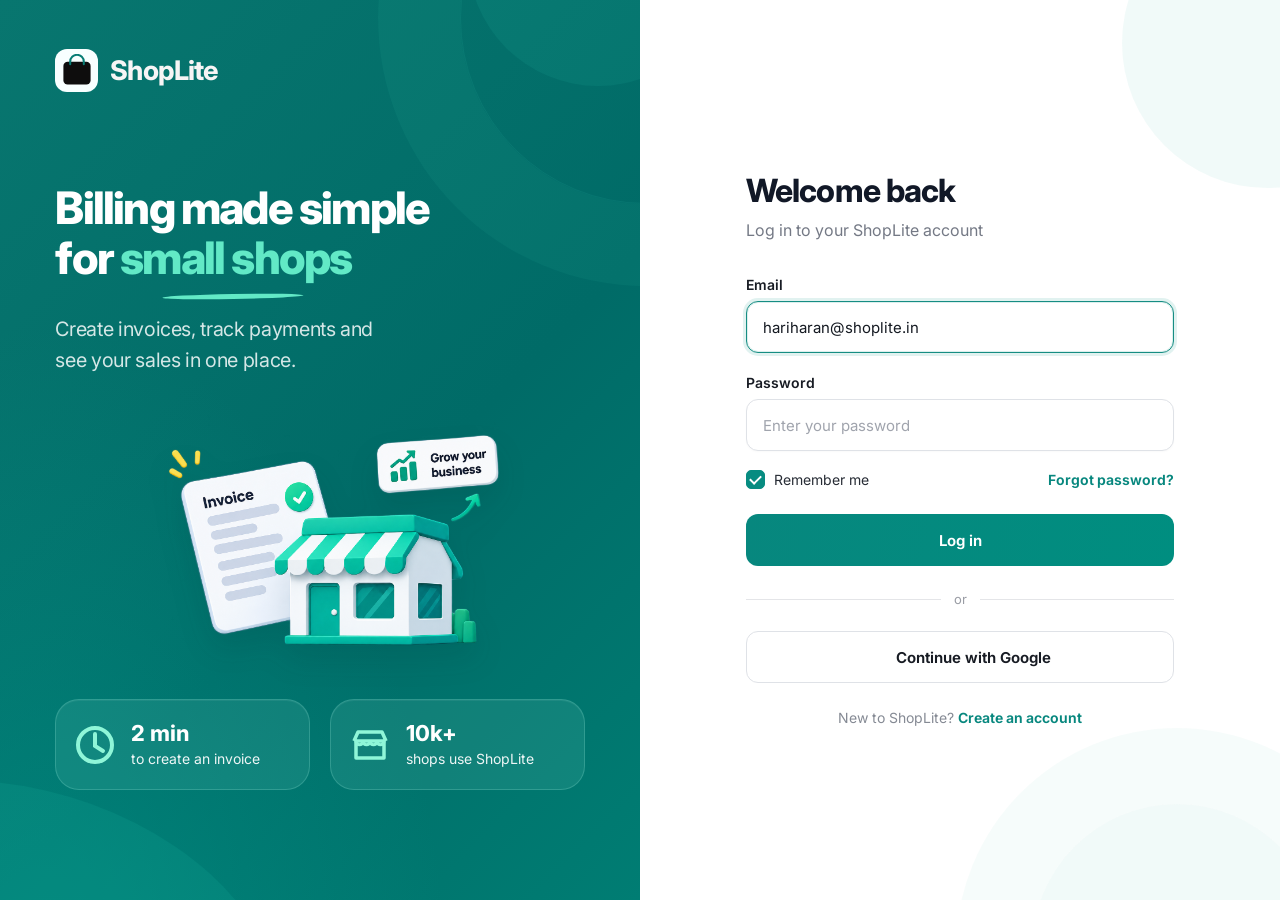
<file: index.html>
<!DOCTYPE html>
<html lang="en">
<head>
  <meta charset="UTF-8">
  <meta name="viewport" content="width=device-width, initial-scale=1.0">
  <title>ShopLite - Login</title>
  <link rel="stylesheet" href="login_screen.css">
</head>
<body>

  <main class="login-page">

    <!-- LEFT BRAND SECTION -->
    <section class="brand-panel">

      <div class="shape shape-top"></div>
      <div class="shape shape-bottom"></div>

      <a class="brand" href="#">
        <span class="brand-mark">
          <svg viewBox="0 0 40 40">
            <rect x="4" y="9" width="32" height="27" rx="5" fill="currentColor"/>
            <path d="M12 12V9a8 8 0 0 1 16 0v3"
              fill="none" stroke="#087d75"
              stroke-width="2.4" stroke-linecap="round"/>
          </svg>
        </span>
        <span>ShopLite</span>
      </a>

      <div class="brand-copy">
        <h1>
          Billing made simple<br>
          for <span>small shops</span>
        </h1>

        <p>
          Create invoices, track payments and<br class="desktop-break">
          see your sales in one place.
        </p>
      </div>

      <div class="illustration-wrap">
        <img
          src="Invoice Shop Growth Illustration.png"
          alt="Shop growth illustration"
          class="shop-illustration"
        >
      </div>

      <div class="stats">

        <div class="stat-card">
          <svg viewBox="0 0 42 42">
            <circle cx="21" cy="21" r="17"
              fill="none" stroke="currentColor" stroke-width="4"/>
            <path d="M21 10v12l8 5"
              fill="none" stroke="currentColor"
              stroke-width="4" stroke-linecap="round"/>
          </svg>

          <div>
            <strong>2 min</strong>
            <span>to create an invoice</span>
          </div>
        </div>

        <div class="stat-card">
          <svg viewBox="0 0 42 42">
            <path d="M5 17 9 8h24l4 9M7 17h28v17H7z"
              fill="none" stroke="currentColor"
              stroke-width="3.5" stroke-linejoin="round"/>
            <path d="M7 17c0 5 7 5 7 0 0 5 7 5 7 0 0 5 7 5 7 0 0 5 7 5 7 0"
              fill="none" stroke="currentColor"
              stroke-width="3.2" stroke-linecap="round"/>
          </svg>

          <div>
            <strong>10k+</strong>
            <span>shops use ShopLite</span>
          </div>
        </div>

      </div>
    </section>

    <!-- RIGHT LOGIN SECTION -->
    <section class="form-panel">

      <div class="corner-shape corner-top"></div>
      <div class="corner-shape corner-bottom"></div>

      <div class="login-form-wrap">

        <header class="form-heading">
          <h2>Welcome back</h2>
          <p>Log in to your ShopLite account</p>
        </header>

        <form class="login-form" action="dash_board.html" method="GET">

          <label for="email">Email</label>

          <input
            id="email"
            name="email"
            type="email"
            value="hariharan@shoplite.in"
            autocomplete="username"
          >

          <label for="password" class="password-label">
            Password
          </label>

          <input
            id="password"
            name="password"
            type="password"
            placeholder="Enter your password"
            autocomplete="current-password"
          >

          <div class="form-options">

            <label class="remember">
              <input type="checkbox" checked>
              <span class="custom-check"></span>
              <span>Remember me</span>
            </label>

            <a href="#">Forgot password?</a>

          </div>

          <button class="login-button" type="submit">
            Log in
          </button>

          <div class="separator">
            <span></span>
            <em>or</em>
            <span></span>
          </div>

          <button class="google-button" type="button">
            <span class="google-g">G</span>
            Continue with Google
          </button>

          <p class="signup-text">
            New to ShopLite?
            <a href="#">Create an account</a>
          </p>

        </form>
      </div>
    </section>

  </main>

</body>
</html>
</file>
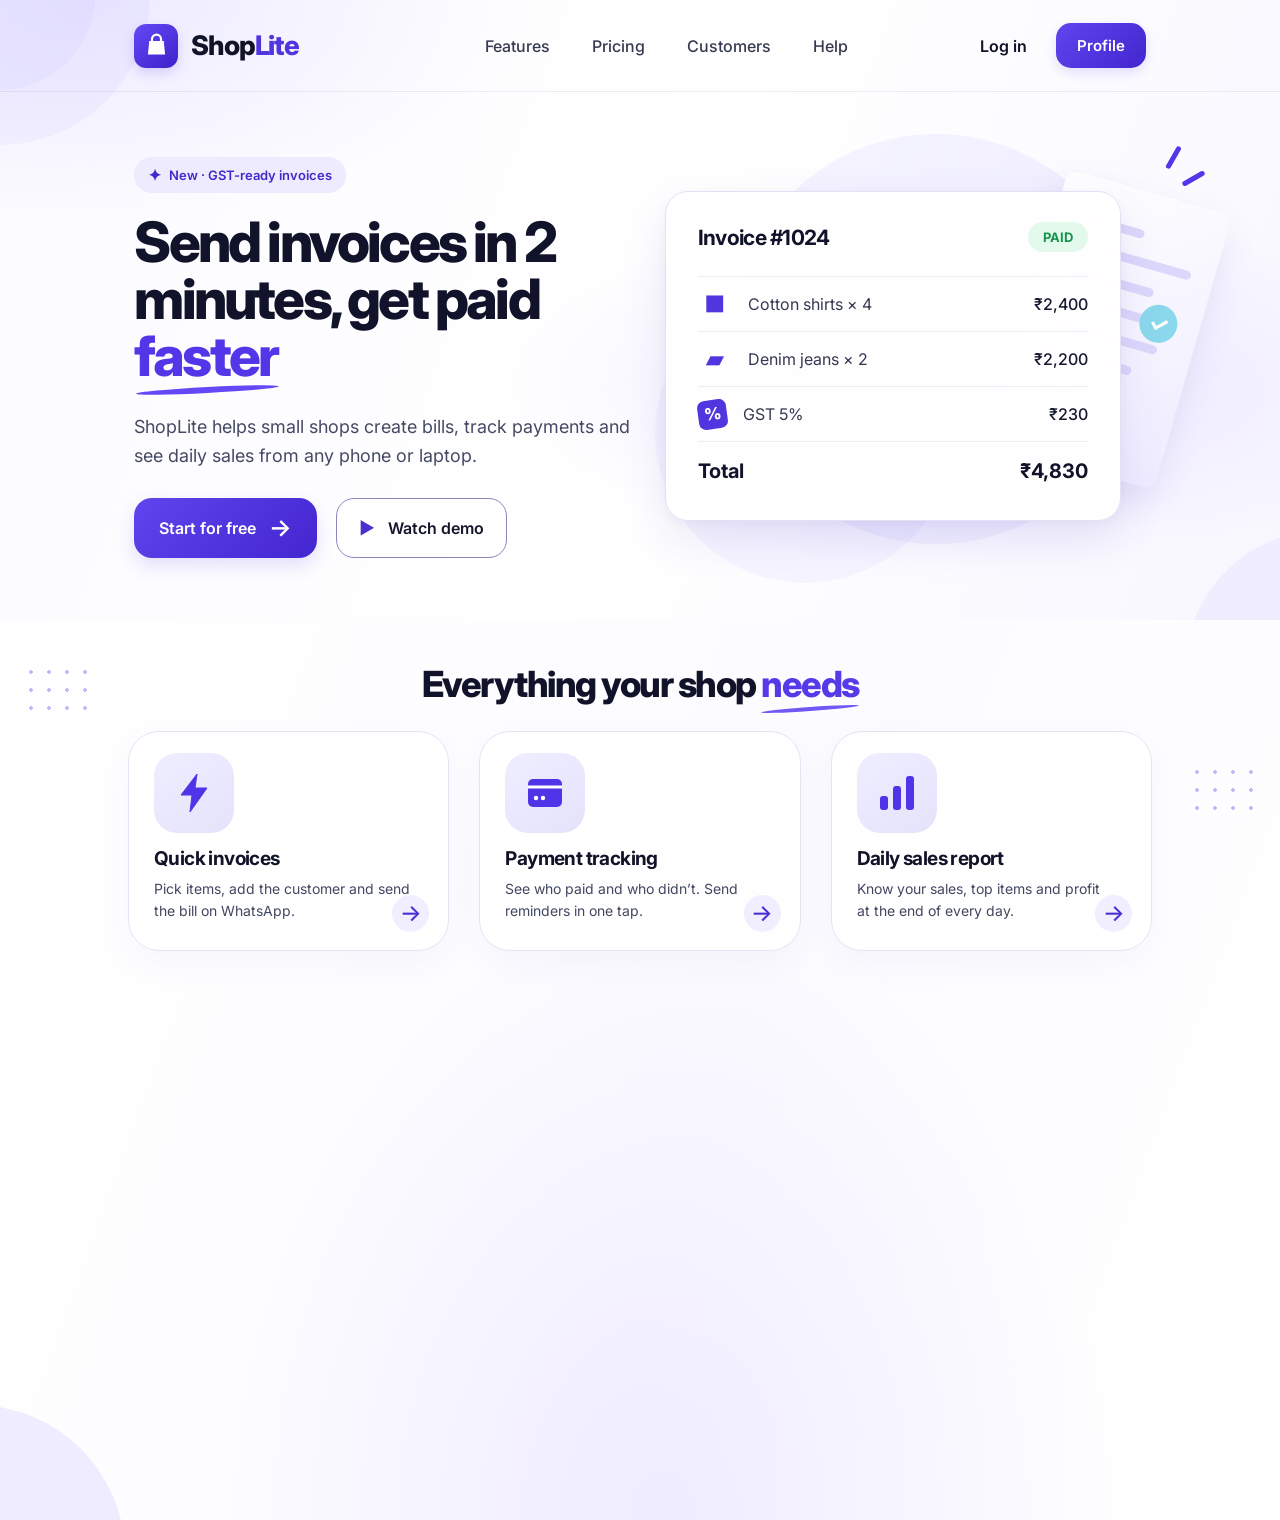
<file: dash_board.html>
<!DOCTYPE html>
<html lang="en">
<head>
  <meta charset="UTF-8">
  <meta name="viewport" content="width=device-width, initial-scale=1.0">
  <title>ShopLite - Simple Billing for Every Shop</title>
  <link rel="stylesheet" href="dash_board.css">
  <link rel="preconnect" href="https://fonts.googleapis.com">
  <link rel="preconnect" href="https://fonts.gstatic.com" crossorigin>
  <link href="https://fonts.googleapis.com/css2?family=Inter:wght@400;500;600;700;800&display=swap" rel="stylesheet">
</head>

<body>

  <main class="page">

    <!-- FIRST SECTION: NAVBAR + HERO -->
    <section class="hero-section">

      <header class="navbar">
        <a href="#" class="logo">
          <span class="logo-icon">
            <svg viewBox="0 0 32 32" fill="none">
              <path d="M8 11h16l1.5 15h-19L8 11Z" fill="white"/>
              <path d="M11 12V9a5 5 0 0 1 10 0v3"
                    stroke="white" stroke-width="2.4" stroke-linecap="round"/>
            </svg>
          </span>
          <span class="logo-name">Shop<span>Lite</span></span>
        </a>

        <nav class="nav-links">
          <a href="#features">Features</a>
          <a href="#">Pricing</a>
          <a href="#">Customers</a>
          <a href="#">Help</a>
        </nav>

        <div class="nav-actions">
          <a href="index.html" class="login-link">Log in</a>
          <a href="profile.html" class="get-started">Profile</a>
        </div>
      </header>

      <div class="hero-content">

        <div class="hero-left">
          <div class="announcement">
            <span>✦</span>
            New · GST-ready invoices
          </div>

          <h1>
            Send invoices in 2<br>
            minutes, get paid<br>
            <span class="highlight-word">faster</span>
          </h1>

          <p class="hero-description">
            ShopLite helps small shops create bills, track payments and see
            daily sales from any phone or laptop.
          </p>

          <div class="hero-buttons">
            <a href="#" class="primary-button">
              Start for free
              <span class="arrow">→</span>
            </a>

            <a href="#" class="secondary-button">
              <span class="play-icon">▶</span>
              Watch demo
            </a>
          </div>
        </div>

        <!-- INVOICE ILLUSTRATION -->
        <div class="hero-visual">

          <div class="visual-orb orb-one"></div>
          <div class="visual-orb orb-two"></div>

          <div class="invoice-card">

            <div class="invoice-header">
              <h2>Invoice #1024</h2>
              <span class="paid-label">PAID</span>
            </div>

            <div class="invoice-row">
              <span class="item-icon shirt-icon">◆</span>
              <span class="item-name">Cotton shirts × 4</span>
              <span class="item-price">₹2,400</span>
            </div>

            <div class="invoice-row">
              <span class="item-icon jeans-icon">▰</span>
              <span class="item-name">Denim jeans × 2</span>
              <span class="item-price">₹2,200</span>
            </div>

            <div class="invoice-row">
              <span class="item-icon gst-icon">%</span>
              <span class="item-name">GST 5%</span>
              <span class="item-price">₹230</span>
            </div>

            <div class="invoice-total">
              <strong>Total</strong>
              <strong>₹4,830</strong>
            </div>

          </div>

          <div class="floating-invoice">
            <div class="paper-line line-short"></div>
            <div class="paper-line"></div>
            <div class="paper-line line-medium"></div>
            <div class="paper-line"></div>
            <div class="paper-line line-long"></div>
            <div class="paper-line line-medium"></div>
            <div class="check-circle">✓</div>
          </div>

          <div class="spark spark-one"></div>
          <div class="spark spark-two"></div>

        </div>
      </div>

      <div class="hero-decoration hero-decoration-left"></div>
      <div class="hero-decoration hero-decoration-right"></div>

    </section>


    <!-- SECOND SECTION: FEATURES -->
    <section class="features-section" id="features">

      <div class="dot-pattern dots-left"></div>
      <div class="dot-pattern dots-right"></div>
      <div class="bottom-decoration"></div>

      <div class="features-container">

        <h2 class="features-heading">
          Everything your shop <span>needs</span>
        </h2>

        <div class="feature-cards">

          <!-- CARD 1 -->
          <article class="feature-card">
            <div class="feature-icon">
              <svg viewBox="0 0 48 48" fill="none">
                <path d="M27 5L11 26h11l-2 17 17-24H25l2-14Z"
                      fill="#5035E8" stroke="#5035E8"
                      stroke-linejoin="round"/>
              </svg>
            </div>

            <h3>Quick invoices</h3>
            <p>
              Pick items, add the customer and send the
              bill on WhatsApp.
            </p>

            <a href="#" class="card-arrow">→</a>
          </article>


          <!-- CARD 2 -->
          <article class="feature-card">
            <div class="feature-icon">
              <svg viewBox="0 0 48 48" fill="none">
                <rect x="7" y="10" width="34" height="28" rx="5"
                      fill="#5035E8"/>
                <path d="M7 18h34" stroke="white" stroke-width="3"/>
                <circle cx="15" cy="29" r="2.2" fill="white"/>
                <circle cx="22" cy="29" r="2.2" fill="white"/>
              </svg>
            </div>

            <h3>Payment tracking</h3>
            <p>
              See who paid and who didn’t. Send
              reminders in one tap.
            </p>

            <a href="#" class="card-arrow">→</a>
          </article>


          <!-- CARD 3 -->
          <article class="feature-card">
            <div class="feature-icon">
              <svg viewBox="0 0 48 48" fill="none">
                <rect x="7" y="27" width="8" height="14" rx="3"
                      fill="#5035E8"/>
                <rect x="20" y="17" width="8" height="24" rx="3"
                      fill="#5035E8"/>
                <rect x="33" y="7" width="8" height="34" rx="3"
                      fill="#5035E8"/>
              </svg>
            </div>

            <h3>Daily sales report</h3>
            <p>
              Know your sales, top items and profit at the
              end of every day.
            </p>

            <a href="#" class="card-arrow">→</a>
          </article>

        </div>
      </div>
    </section>

  </main>

</body>
</html>
</file>
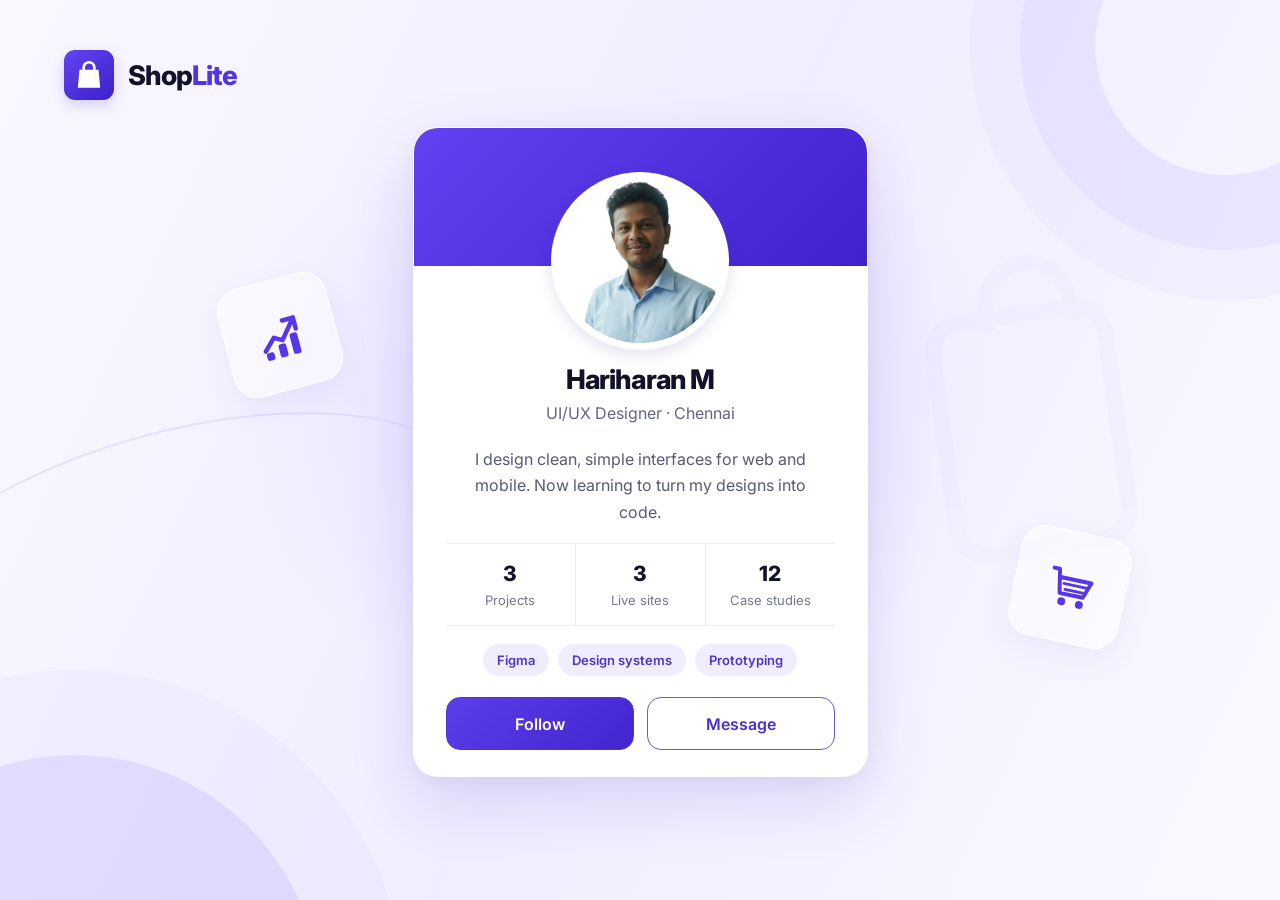
<file: profile.html>
<!DOCTYPE html>
<html lang="en">
<head>
  <meta charset="UTF-8">
  <meta name="viewport" content="width=device-width, initial-scale=1.0">
  <title>ShopLite - Profile</title>
  <link rel="stylesheet" href="profile.css">
  <link rel="preconnect" href="https://fonts.googleapis.com">
  <link rel="preconnect" href="https://fonts.gstatic.com" crossorigin>
  <link href="https://fonts.googleapis.com/css2?family=Inter:wght@400;500;600;700;800&display=swap" rel="stylesheet">
</head>

<body>

  <main class="screen">

    <!-- SHOPLITE LOGO -->
    <div class="brand">
      <div class="brand-icon">
        <svg viewBox="0 0 32 32" fill="none">
          <path d="M7 11h18l1.5 17h-21L7 11Z" fill="white"/>
          <path d="M11 12V9a5 5 0 0 1 10 0v3"
                stroke="white" stroke-width="2.5" stroke-linecap="round"/>
        </svg>
      </div>
      <span>Shop<span>Lite</span></span>
    </div>

    <!-- BACKGROUND DECORATIONS -->
    <div class="corner-shape"></div>
    <div class="bottom-shape"></div>
    <div class="background-bag"></div>
    <div class="curve-line"></div>

    <!-- FLOATING ICONS -->
    <div class="floating-icon chart-icon">
      <svg viewBox="0 0 48 48" fill="none">
        <path d="M8 35L18 25L25 29L39 12"
              stroke="#5636E8" stroke-width="4"
              stroke-linecap="round" stroke-linejoin="round"/>
        <path d="M29 12H39V22"
              stroke="#5636E8" stroke-width="4"
              stroke-linecap="round" stroke-linejoin="round"/>
        <rect x="8" y="37" width="7" height="7" rx="2" fill="#5636E8"/>
        <rect x="20" y="32" width="7" height="12" rx="2" fill="#5636E8"/>
        <rect x="32" y="25" width="7" height="19" rx="2" fill="#5636E8"/>
      </svg>
    </div>

    <div class="floating-icon cart-icon">
      <svg viewBox="0 0 48 48" fill="none">
        <path d="M7 10H12L16 31H37L42 17H14"
              stroke="#5636E8" stroke-width="3.5"
              stroke-linecap="round" stroke-linejoin="round"/>
        <path d="M18 22H38M20 27H36"
              stroke="#5636E8" stroke-width="2.5"
              stroke-linecap="round"/>
        <circle cx="19" cy="38" r="3.5" fill="#5636E8"/>
        <circle cx="35" cy="38" r="3.5" fill="#5636E8"/>
      </svg>
    </div>

    <!-- PROFILE CARD -->
    <section class="profile-card">

      <div class="card-banner"></div>

      <div class="avatar-wrap">
        <img src="profile_image.jpeg" alt="Hariharan profile photo">
      </div>

      <div class="profile-content">

        <h1>Hariharan M</h1>

        <p class="role">UI/UX Designer · Chennai</p>

        <p class="description">
          I design clean, simple interfaces for web and
          mobile. Now learning to turn my designs into code.
        </p>

        <!-- PROFILE STATS -->
        <div class="stats">
          <div class="stat">
            <strong>3</strong>
            <span>Projects</span>
          </div>

          <div class="stat">
            <strong>3</strong>
            <span>Live sites</span>
          </div>

          <div class="stat">
            <strong>12</strong>
            <span>Case studies</span>
          </div>
        </div>

        <!-- SKILLS -->
        <div class="skills">
          <span>Figma</span>
          <span>Design systems</span>
          <span>Prototyping</span>
        </div>

        <!-- ACTION BUTTONS -->
        <div class="actions">
          <a href="#" class="follow-button">Follow</a>
          <a href="#" class="message-button">Message</a>
        </div>

      </div>
    </section>

    <div class="spark spark-one"></div>
    <div class="spark spark-two"></div>

  </main>

</body>
</html>
</file>
<file: login_screen.css>
@import url('https://fonts.googleapis.com/css2?family=Inter:wght@400;500;600;650;700;750;800&display=swap');

:root {
  --teal: #07877e;
  --deep-teal: #006c68;
  --mint: #62e9c6;
  --ink: #111827;
  --muted: #737985;
}

* {
  box-sizing: border-box;
}

html, body {
  width: 100%;
  height: 100%;
  margin: 0;
  overflow: hidden;
}

body {
  font-family: Inter, Arial, sans-serif;
  color: var(--ink);
  background: #fff;
}

.login-page {
  width: 100vw;
  height: 100vh;
  min-height: 560px;
  display: grid;
  grid-template-columns: 1fr 1fr;
  overflow: hidden;
}

/* LEFT BRAND PANEL */

.brand-panel {
  position: relative;
  isolation: isolate;
  overflow: hidden;
  color: #fff;

  background:
    radial-gradient(
      ellipse at 7% 112%,
      rgba(0, 160, 145, .48) 0,
      rgba(0, 160, 145, .22) 25%,
      transparent 48%
    ),
    linear-gradient(
      135deg,
      #08766f 0%,
      #006b67 58%,
      #007d73 100%
    );

  padding: 49px 8.65% 8.1%;
}

.brand-panel::before {
  content: "";
  position: absolute;
  z-index: -1;
  width: 370px;
  height: 370px;
  border: 1px solid rgba(77, 225, 198, .08);
  border-radius: 50%;
  top: -168px;
  right: -192px;
  box-shadow: 0 0 0 82px rgba(82, 225, 202, .055);
}

.shape {
  position: absolute;
  z-index: -1;
  pointer-events: none;
  border-radius: 50%;
}

.shape-top {
  width: 260px;
  height: 260px;
  top: -174px;
  right: -88px;
  background: rgba(46, 193, 174, .10);
}

.shape-bottom {
  width: 490px;
  height: 300px;
  left: -205px;
  bottom: -195px;
  background: rgba(37, 194, 171, .12);
  transform: rotate(20deg);
}

/* LOGO */

.brand {
  display: inline-flex;
  align-items: center;
  gap: 12px;
  color: #f7f5f5;
  text-decoration: none;
  font-size: 27px;
  line-height: 1;
  font-weight: 750;
  letter-spacing: -.9px;
}

.brand-mark {
  display: grid;
  place-items: center;
  width: 43px;
  height: 43px;
  border-radius: 12px;
  color: #0e0d0d;
  background: #f8ffff;
}

.brand-mark svg {
  width: 34px;
  height: 34px;
}

/* LEFT CONTENT */

.brand-copy {
  position: relative;
  z-index: 1;
  margin-top: 91px;
}

.brand-copy h1 {
  margin: 0;
  font-size: clamp(32px, 3.5vw, 54px);
  line-height: 1.12;
  font-weight: 800;
  letter-spacing: -1.8px;
}

.brand-copy h1 span {
  position: relative;
  color: var(--mint);
  white-space: nowrap;
}

.brand-copy h1 span::after {
  content: "";
  position: absolute;
  left: 49%;
  bottom: -14px;
  width: 61%;
  height: 5px;
  border-radius: 100%;
  background: var(--mint);
  transform: translateX(-50%) rotate(-1deg);
}

.brand-copy p {
  margin: 31px 0 0;
  color: rgba(255,255,255,.83);
  font-size: clamp(16px, 1.55vw, 23px);
  line-height: 1.55;
  font-weight: 400;
  letter-spacing: -.35px;
}

/* SHOP ILLUSTRATION */

.illustration-wrap {
  position: absolute;
  left: 8%;
  right: 6%;
  top: 40%;
  height: 40%;

  display: flex;
  align-items: center;
  justify-content: center;
}

.shop-illustration {
  display: block;
  width: 100%;
  height: 100%;
  object-fit: contain;
  object-position: center;
  filter: drop-shadow(0 15px 14px rgba(0, 44, 42, .10));
}

/* BOTTOM STATISTICS */

.stats {
  position: absolute;
  left: 8.65%;
  right: 8.65%;
  bottom: 12.2%;

  display: grid;
  grid-template-columns: 1fr 1fr;
  gap: 20px;
}

.stat-card {
  min-width: 0;
  height: 91px;

  display: flex;
  align-items: center;
  gap: 15px;

  padding: 15px 18px;

  border: 1px solid rgba(178, 255, 237, .19);
  border-radius: 24px;

  background: rgba(139, 231, 213, .12);
  box-shadow: inset 0 1px 0 rgba(255,255,255,.06);
}

.stat-card svg {
  flex: 0 0 42px;
  width: 42px;
  height: 42px;
  color: #8ff6d8;
}

.stat-card div {
  display: flex;
  flex-direction: column;
  gap: 5px;
  min-width: 0;
}

.stat-card strong {
  font-size: 22px;
  line-height: 1.05;
  font-weight: 750;
}

.stat-card span {
  font-size: 14px;
  white-space: nowrap;
  color: rgba(255,255,255,.93);
}

/* RIGHT LOGIN PANEL */

.form-panel {
  position: relative;
  overflow: hidden;

  display: flex;
  align-items: center;
  justify-content: center;

  background: #fff;
}

.corner-shape {
  position: absolute;
  width: 290px;
  height: 290px;
  border-radius: 50%;
  background: rgba(0, 157, 143, .055);
  pointer-events: none;
}

.corner-top {
  top: -102px;
  right: -132px;
}

.corner-bottom {
  bottom: -194px;
  right: -42px;
  box-shadow: 0 0 0 76px rgba(0,157,143,.035);
}

/* LOGIN FORM CONTAINER */

.login-form-wrap {
  position: relative;
  z-index: 1;
  width: min(428px, 68%);
  margin-top: -2px;
}

/* HEADING */

.form-heading {
  margin-bottom: 34px;
}

.form-heading h2 {
  margin: 0 0 8px;
  color: #111827;
  font-size: 32px;
  line-height: 1.2;
  font-weight: 750;
  letter-spacing: -.9px;
}

.form-heading p {
  margin: 0;
  color: #747985;
  font-size: 16px;
  line-height: 1.5;
}

/* INPUT FIELDS */

.login-form {
  display: flex;
  flex-direction: column;
}

.login-form > label {
  margin-bottom: 8px;
  font-size: 14px;
  font-weight: 600;
  color: #171b23;
}

.login-form input[type="email"],
.login-form input[type="password"] {
  width: 100%;
  height: 52px;
  border: 1px solid #dfe2e7;
  border-radius: 12px;
  background: #fff;
  box-shadow: 0 1px 2px rgba(16,24,40,.025);
  padding: 0 16px;
  outline: none;
  color: #151a22;
  font: 400 15px Inter, Arial, sans-serif;
}

.login-form input[type="email"] {
  border-color: #168d83;

  box-shadow:
    0 0 0 3px rgba(15,145,132,.12),
    inset 0 0 0 1px rgba(15,145,132,.15);
}

.login-form input[type="password"]:focus {
  border-color: #168d83;
  box-shadow: 0 0 0 3px rgba(15,145,132,.10);
}

.login-form input[type="password"]::placeholder {
  color: #a0a4ad;
  opacity: 1;
}

.password-label {
  margin-top: 21px;
}

/* REMEMBER ME AND FORGOT PASSWORD */

.form-options {
  display: flex;
  justify-content: space-between;
  align-items: center;
  margin: 19px 0 25px;
  font-size: 14px;
}

.remember {
  display: inline-flex;
  align-items: center;
  gap: 9px;
  color: #272c35;
  cursor: pointer;
}

.remember input {
  position: absolute;
  opacity: 0;
  width: 1px;
  height: 1px;
}

.custom-check {
  width: 19px;
  height: 19px;
  border-radius: 5px;
  background: #078c81;
  border: 1px solid #078c81;
  position: relative;
}

.remember input:not(:checked) + .custom-check {
  background: #fff;
  border-color: #cbd0d7;
}

.remember input:checked + .custom-check::after {
  content: "";
  position: absolute;
  left: 5px;
  top: 2px;
  width: 5px;
  height: 9px;
  border: solid white;
  border-width: 0 2px 2px 0;
  transform: rotate(45deg);
}

.form-options > a,
.signup-text a {
  color: #07877e;
  text-decoration: none;
  font-weight: 650;
}

/* LOGIN BUTTON */

.login-button {
  width: 100%;
  height: 52px;
  border: 0;
  border-radius: 12px;
  color: #fff;

  background: linear-gradient(
    100deg,
    #07877e,
    #008e80
  );

  font: 650 15px Inter, Arial, sans-serif;
  cursor: pointer;

  transition: filter .2s ease, transform .2s ease;
}

.login-button:hover {
  filter: brightness(1.05);
}

.login-button:active {
  transform: translateY(1px);
}

/* OR SEPARATOR */

.separator {
  display: flex;
  align-items: center;
  gap: 13px;
  margin: 25px 0 24px;
  color: #9a9da5;
  font-size: 13px;
}

.separator span {
  height: 1px;
  flex: 1;
  background: #e4e5e8;
}

.separator em {
  font-style: normal;
}

/* GOOGLE BUTTON */

.google-button {
  width: 100%;
  height: 52px;
  border: 1px solid #dfe2e7;
  border-radius: 12px;
  background: #fff;
  color: #171b23;

  font: 650 15px Inter, Arial, sans-serif;
  cursor: pointer;
}

.google-g {
  display: inline-block;
  margin-right: 7px;
  font-family: Arial, sans-serif;
  font-size: 21px;
  line-height: 0;
  font-weight: 800;
  vertical-align: -2px;

  background: conic-gradient(
    from -45deg,
    #4285f4 0 25%,
    #34a853 25% 48%,
    #fbbc05 48% 70%,
    #ea4335 70% 86%,
    #4285f4 86%
  );

  color: transparent;
  -webkit-background-clip: text;
  background-clip: text;
}

/* CREATE ACCOUNT */

.signup-text {
  margin: 26px 0 0;
  text-align: center;
  color: #858a94;
  font-size: 14px;
}

/* TABLET RESPONSIVENESS */

@media (max-width: 1100px) {

  .brand-panel {
    padding-left: 7%;
    padding-right: 7%;
  }

  .brand-copy {
    margin-top: 76px;
  }

  .brand-copy h1 {
    letter-spacing: -1.5px;
  }

  .stats {
    left: 7%;
    right: 7%;
    gap: 12px;
  }

  .stat-card {
    padding: 12px;
    gap: 10px;
  }

  .stat-card svg {
    flex-basis: 34px;
    width: 34px;
    height: 34px;
  }

  .stat-card span {
    font-size: 12px;
  }

  .login-form-wrap {
    width: min(428px, 76%);
  }
}

/* MOBILE RESPONSIVENESS */

@media (max-width: 760px) {

  .login-page {
    grid-template-columns: 1fr;
    grid-template-rows: 34vh 66vh;
    min-height: 0;
  }

  .brand-panel {
    padding: 18px 7%;
  }

  .brand {
    font-size: 21px;
    gap: 8px;
  }

  .brand-mark {
    width: 34px;
    height: 34px;
    border-radius: 9px;
  }

  .brand-mark svg {
    width: 27px;
    height: 27px;
  }

  .brand-copy {
    margin-top: 22px;
  }

  .brand-copy h1 {
    font-size: clamp(23px, 5.2vw, 36px);
    letter-spacing: -1px;
  }

  .brand-copy h1 span::after {
    bottom: -8px;
    height: 3px;
  }

  .brand-copy p {
    margin-top: 15px;
    font-size: 13px;
    line-height: 1.4;
  }

  .desktop-break {
    display: none;
  }

  .illustration-wrap {
    left: 52%;
    right: 3%;
    top: 10%;
    height: 74%;
  }

  .stats {
    display: none;
  }

  .form-panel {
    align-items: flex-start;
    padding: 25px 0 18px;
  }

  .login-form-wrap {
    width: min(430px, 86%);
    margin: 0;
  }

  .form-heading {
    margin-bottom: 20px;
  }

  .form-heading h2 {
    font-size: 25px;
  }

  .form-heading p {
    font-size: 13px;
  }

  .login-form > label {
    font-size: 12px;
    margin-bottom: 6px;
  }

  .login-form input[type="email"],
  .login-form input[type="password"] {
    height: 43px;
    border-radius: 9px;
  }

  .password-label {
    margin-top: 14px;
  }

  .form-options {
    margin: 13px 0 17px;
    font-size: 12px;
  }

  .login-button,
  .google-button {
    height: 44px;
    border-radius: 9px;
    font-size: 13px;
  }

  .separator {
    margin: 15px 0;
  }

  .signup-text {
    margin-top: 17px;
    font-size: 12px;
  }
}

/* SHORT DESKTOP SCREENS */

@media (max-height: 700px) and (min-width: 761px) {

  .brand-panel {
    padding-top: 28px;
  }

  .brand-copy {
    margin-top: 48px;
  }

  .brand-copy h1 {
    font-size: clamp(32px, 3.5vw, 48px);
  }

  .brand-copy p {
    margin-top: 22px;
    font-size: 18px;
  }

  .illustration-wrap {
    top: 42%;
    height: 33%;
  }

  .stats {
    bottom: 5%;
  }

  .stat-card {
    height: 75px;
  }

  .login-form-wrap {
    transform: scale(.92);
  }
}
</file>
<file: dash_board.css>
* {
  margin: 0;
  padding: 0;
  box-sizing: border-box;
}

html {
  scroll-behavior: smooth;
  scroll-snap-type: y mandatory;
}

body {
  font-family: "Inter", sans-serif;
  color: #101329;
  background: #ffffff;
  overflow-x: hidden;
}

a {
  text-decoration: none;
  color: inherit;
}

.page {
  width: 100%;
}

/* =========================
   FIRST SECTION
========================= */

.hero-section {
  height: 620px;
  min-height: 620px;
  position: relative;
  overflow: hidden;
  scroll-snap-align: start;
  background:
    radial-gradient(ellipse at 76% 62%, rgba(112, 91, 255, 0.12), transparent 34%),
    radial-gradient(ellipse at 8% 0%, rgba(113, 97, 255, 0.10), transparent 25%),
    linear-gradient(110deg, #fbfaff 0%, #ffffff 52%, #f8f7ff 100%);
}

/* NAVBAR */

.navbar {
  width: 100%;
  height: 92px;
  padding: 0 10.5%;
  display: flex;
  align-items: center;
  justify-content: space-between;
  border-bottom: 1px solid rgba(26, 24, 66, 0.08);
  position: relative;
  z-index: 5;
}

.logo {
  display: flex;
  align-items: center;
  gap: 13px;
}

.logo-icon {
  width: 44px;
  height: 44px;
  border-radius: 12px;
  background: linear-gradient(140deg, #6548f6, #3d22c9);
  display: flex;
  align-items: center;
  justify-content: center;
  box-shadow: 0 5px 12px rgba(78, 53, 221, 0.18);
}

.logo-icon svg {
  width: 29px;
  height: 29px;
}

.logo-name {
  font-size: 27px;
  font-weight: 800;
  letter-spacing: -1.2px;
  color: #111329;
}

.logo-name span {
  color: #5135df;
}

.nav-links {
  display: flex;
  align-items: center;
  gap: 42px;
  margin-left: 55px;
}

.nav-links a {
  color: #353951;
  font-size: 16px;
  font-weight: 500;
  transition: color 0.2s ease;
}

.nav-links a:hover {
  color: #5035e8;
}

.nav-actions {
  display: flex;
  align-items: center;
  gap: 29px;
}

.login-link {
  font-size: 16px;
  font-weight: 600;
  color: #111329;
}

.get-started {
  background: linear-gradient(135deg, #6044ee, #4326ce);
  color: #ffffff;
  padding: 13px 21px;
  border-radius: 15px;
  font-size: 15px;
  font-weight: 600;
  box-shadow: 0 5px 12px rgba(78, 53, 221, 0.14);
}

/* HERO CONTENT */

.hero-content {
  width: 79%;
  max-width: 1192px;
  height: 528px;
  margin: 0 auto;
  display: grid;
  grid-template-columns: 1fr 1fr;
  align-items: center;
  position: relative;
  z-index: 2;
}

.hero-left {
  padding-top: 3px;
  position: relative;
  z-index: 3;
}

.announcement {
  display: inline-flex;
  align-items: center;
  gap: 8px;
  background: #eeebff;
  color: #3f2bc8;
  padding: 8px 14px;
  border-radius: 30px;
  font-size: 13px;
  font-weight: 600;
  margin-bottom: 21px;
}

.announcement span {
  font-size: 16px;
}

.hero-left h1 {
  font-size: clamp(42px, 4.35vw, 64px);
  line-height: 1.02;
  font-weight: 800;
  letter-spacing: -2.8px;
  color: #101329;
}

.highlight-word {
  color: #5236e7;
  position: relative;
  display: inline-block;
}

.highlight-word::after {
  content: "";
  position: absolute;
  left: 2px;
  bottom: -8px;
  width: 100%;
  height: 6px;
  border-radius: 100%;
  background: #6548f5;
  transform: rotate(-3deg);
}

.hero-description {
  max-width: 565px;
  color: #454a64;
  font-size: 18px;
  line-height: 1.65;
  margin-top: 27px;
}

.hero-buttons {
  display: flex;
  align-items: center;
  gap: 19px;
  margin-top: 27px;
}

.primary-button,
.secondary-button {
  height: 60px;
  display: inline-flex;
  align-items: center;
  justify-content: center;
  gap: 13px;
  border-radius: 18px;
  font-size: 16px;
  font-weight: 600;
}

.primary-button {
  padding: 0 25px;
  color: #ffffff;
  background: linear-gradient(135deg, #6044ee, #4326d0);
  box-shadow: 0 8px 18px rgba(78, 53, 221, 0.15);
}

.primary-button .arrow {
  font-size: 24px;
  line-height: 1;
}

.secondary-button {
  padding: 0 22px;
  color: #15172d;
  background: rgba(255, 255, 255, 0.72);
  border: 1.5px solid #8c86bb;
}

.play-icon {
  color: #4931ce;
  font-size: 17px;
}

/* INVOICE VISUAL */

.hero-visual {
  height: 100%;
  position: relative;
  display: flex;
  align-items: center;
  justify-content: center;
}

.visual-orb {
  position: absolute;
  border-radius: 50%;
  background: rgba(119, 102, 255, 0.07);
}

.orb-one {
  width: 410px;
  height: 410px;
  right: 1%;
  top: 8%;
}

.orb-two {
  width: 300px;
  height: 300px;
  left: 3%;
  bottom: 7%;
  background: rgba(128, 113, 255, 0.06);
}

.invoice-card {
  width: min(100%, 456px);
  min-height: 330px;
  background: rgba(255, 255, 255, 0.96);
  border: 1px solid #e4e1f4;
  border-radius: 23px;
  padding: 30px 32px 22px;
  position: relative;
  z-index: 3;
  box-shadow:
    0 18px 45px rgba(91, 75, 180, 0.12),
    0 3px 8px rgba(68, 56, 140, 0.04);
}

.invoice-header {
  display: flex;
  align-items: center;
  justify-content: space-between;
  padding-bottom: 24px;
  border-bottom: 1px solid #eeedf4;
}

.invoice-header h2 {
  font-size: 21px;
  font-weight: 700;
  letter-spacing: -0.7px;
}

.paid-label {
  padding: 7px 15px;
  border-radius: 30px;
  color: #14934d;
  background: #e2f9eb;
  font-size: 13px;
  font-weight: 700;
}

.invoice-row {
  height: 55px;
  display: flex;
  align-items: center;
  gap: 16px;
  border-bottom: 1px solid #eeedf4;
  font-size: 16px;
}

.item-icon {
  width: 34px;
  color: #5135df;
  font-size: 25px;
  font-weight: 800;
  text-align: center;
}

.shirt-icon {
  transform: rotate(45deg);
}

.jeans-icon {
  font-size: 22px;
}

.gst-icon {
  width: 29px;
  height: 29px;
  line-height: 29px;
  color: #ffffff;
  background: #5135df;
  border-radius: 7px;
  font-size: 17px;
  transform: rotate(-8deg);
}

.item-name {
  color: #353951;
  flex: 1;
  white-space: nowrap;
}

.item-price {
  color: #17192f;
  font-weight: 500;
  white-space: nowrap;
}

.invoice-total {
  display: flex;
  align-items: center;
  justify-content: space-between;
  padding-top: 17px;
  font-size: 20px;
}

/* FLOATING PAPER */

.floating-invoice {
  width: 170px;
  height: 285px;
  position: absolute;
  right: -10%;
  top: 18%;
  z-index: 1;
  border-radius: 13px;
  padding: 38px 23px;
  background: linear-gradient(145deg, #ffffff, #eeecff);
  box-shadow: 0 15px 35px rgba(91, 75, 180, 0.12);
  transform: rotate(16deg);
}

.paper-line {
  height: 9px;
  width: 100%;
  border-radius: 10px;
  background: #dcd8fb;
  margin-bottom: 18px;
}

.line-short {
  width: 55%;
}

.line-medium {
  width: 75%;
}

.line-long {
  width: 90%;
}

.check-circle {
  position: absolute;
  right: 22px;
  top: 105px;
  width: 38px;
  height: 38px;
  border-radius: 50%;
  display: grid;
  place-items: center;
  background: #8bd8ec;
  color: #ffffff;
  font-size: 23px;
  font-weight: 700;
}

.spark {
  width: 25px;
  height: 5px;
  border-radius: 10px;
  background: #5236e7;
  position: absolute;
  right: -8%;
  top: 12%;
  transform: rotate(-60deg);
  z-index: 4;
}

.spark-two {
  right: -12%;
  top: 16%;
  transform: rotate(-30deg);
}

/* BACKGROUND DECORATIONS */

.hero-decoration {
  position: absolute;
  border-radius: 50%;
  pointer-events: none;
}

.hero-decoration-left {
  width: 190px;
  height: 190px;
  left: -95px;
  top: -100px;
  background: rgba(117, 101, 255, 0.10);
  box-shadow: 0 0 0 55px rgba(117, 101, 255, 0.06);
}

.hero-decoration-right {
  width: 280px;
  height: 280px;
  right: -185px;
  bottom: -190px;
  background: rgba(117, 101, 255, 0.07);
}


/* =========================
   FEATURES SECTION
========================= */

.features-section {
  min-height: 100vh;
  position: relative;
  overflow: hidden;
  background:
    radial-gradient(ellipse at 52% 100%, rgba(118, 99, 255, 0.10), transparent 48%),
    linear-gradient(110deg, #ffffff, #fcfbff 55%, #ffffff);
  scroll-snap-align: start;
  padding: 43px 0 70px;
}

.features-container {
  width: 80%;
  max-width: 1208px;
  margin: 0 auto;
  position: relative;
  z-index: 2;
}

.features-heading {
  text-align: center;
  color: #101329;
  font-size: 36px;
  line-height: 1.2;
  font-weight: 800;
  letter-spacing: -1.5px;
  margin-bottom: 25px;
}

.features-heading span {
  color: #5639e7;
  position: relative;
  display: inline-block;
}

.features-heading span::after {
  content: "";
  position: absolute;
  width: 100%;
  height: 4px;
  left: 0;
  bottom: -5px;
  border-radius: 100%;
  background: #7158f5;
  transform: rotate(-4deg);
}

.feature-cards {
  display: grid;
  grid-template-columns: repeat(3, 1fr);
  gap: 30px;
}

.feature-card {
  min-height: 215px;
  position: relative;
  padding: 21px 25px 28px;
  border: 1px solid #e6e3f3;
  border-radius: 31px;
  background: rgba(255, 255, 255, 0.88);
  box-shadow: 0 12px 35px rgba(90, 76, 170, 0.045);
  transition: transform 0.25s ease, box-shadow 0.25s ease;
}

.feature-card:hover {
  transform: translateY(-5px);
  box-shadow: 0 16px 38px rgba(90, 76, 170, 0.10);
}

.feature-icon {
  width: 80px;
  height: 80px;
  border-radius: 23px;
  display: flex;
  align-items: center;
  justify-content: center;
  background: linear-gradient(145deg, #efedff, #e5e3fb);
  margin-bottom: 14px;
}

.feature-icon svg {
  width: 48px;
  height: 48px;
}

.feature-card h3 {
  font-size: 19px;
  font-weight: 700;
  letter-spacing: -0.6px;
  color: #111329;
  margin-bottom: 8px;
}

.feature-card p {
  max-width: 330px;
  font-size: 14px;
  line-height: 1.55;
  color: #424761;
  padding-right: 12px;
}

.card-arrow {
  position: absolute;
  right: 19px;
  bottom: 18px;
  width: 37px;
  height: 37px;
  border-radius: 50%;
  background: #f0eeff;
  color: #4930d4;
  display: grid;
  place-items: center;
  font-size: 23px;
  font-weight: 500;
}

/* DOTS + CORNER SHAPES */

.dot-pattern {
  position: absolute;
  width: 70px;
  height: 60px;
  opacity: 0.55;
  background-image: radial-gradient(#8e83ef 2px, transparent 2px);
  background-size: 18px 18px;
}

.dots-left {
  top: 43px;
  left: 22px;
}

.dots-right {
  top: 143px;
  right: 22px;
}

.bottom-decoration {
  position: absolute;
  width: 300px;
  height: 300px;
  left: -175px;
  bottom: -185px;
  border-radius: 50%;
  background: rgba(113, 91, 255, 0.10);
}


/* =========================
   RESPONSIVE
========================= */

@media (max-width: 1100px) {
  .navbar {
    padding: 0 6%;
  }

  .hero-content {
    width: 88%;
  }

  .hero-left h1 {
    font-size: clamp(38px, 5vw, 52px);
    letter-spacing: -2px;
  }

  .hero-description {
    font-size: 16px;
  }

  .invoice-card {
    padding: 25px 23px 20px;
  }

  .floating-invoice {
    right: -5%;
    opacity: 0.75;
  }

  .features-container {
    width: 88%;
  }

  .feature-cards {
    gap: 18px;
  }

  .feature-card {
    padding: 19px;
  }
}

@media (max-width: 760px) {
  html {
    scroll-snap-type: none;
  }

  .hero-section {
    height: auto;
    min-height: 0;
  }

  .navbar {
    height: 75px;
    padding: 0 6%;
  }

  .logo-icon {
    width: 38px;
    height: 38px;
  }

  .logo-name {
    font-size: 23px;
  }

  .nav-links {
    display: none;
  }

  .nav-actions {
    gap: 13px;
  }

  .login-link {
    font-size: 14px;
  }

  .get-started {
    padding: 11px 14px;
    font-size: 13px;
    border-radius: 12px;
  }

  .hero-content {
    width: 88%;
    height: auto;
    padding: 55px 0 45px;
    display: flex;
    flex-direction: column;
    align-items: stretch;
    gap: 30px;
  }

  .hero-left h1 {
    font-size: clamp(37px, 9vw, 52px);
    line-height: 1.08;
    letter-spacing: -1.8px;
  }

  .hero-description {
    font-size: 15px;
    margin-top: 23px;
  }

  .hero-buttons {
    gap: 10px;
    flex-wrap: wrap;
  }

  .primary-button,
  .secondary-button {
    height: 52px;
    padding: 0 17px;
    font-size: 14px;
    border-radius: 14px;
  }

  .hero-visual {
    min-height: 330px;
  }

  .invoice-card {
    width: 92%;
    min-height: 290px;
    padding: 23px 18px 18px;
  }

  .invoice-header h2 {
    font-size: 18px;
  }

  .invoice-row {
    gap: 9px;
    font-size: 13px;
  }

  .item-icon {
    width: 26px;
    font-size: 20px;
  }

  .invoice-total {
    font-size: 18px;
  }

  .floating-invoice {
    width: 110px;
    height: 190px;
    right: -5%;
    top: 15%;
    padding: 25px 15px;
    opacity: 0.45;
  }

  .paper-line {
    height: 6px;
    margin-bottom: 13px;
  }

  .check-circle {
    width: 27px;
    height: 27px;
    font-size: 17px;
    top: 75px;
    right: 14px;
  }

  .features-section {
    min-height: 100vh;
    padding: 48px 0 55px;
  }

  .features-container {
    width: 88%;
  }

  .features-heading {
    font-size: 28px;
    margin-bottom: 28px;
  }

  .feature-cards {
    grid-template-columns: 1fr;
    gap: 16px;
  }

  .feature-card {
    min-height: 190px;
    border-radius: 24px;
  }

  .feature-icon {
    width: 65px;
    height: 65px;
    border-radius: 19px;
  }

  .feature-icon svg {
    width: 40px;
    height: 40px;
  }

  .feature-card h3 {
    font-size: 18px;
  }

  .feature-card p {
    font-size: 14px;
  }

  .dots-right {
    display: none;
  }
}
</file>
<file: profile.css>
* {
  margin: 0;
  padding: 0;
  box-sizing: border-box;
}

html,
body {
  width: 100%;
  height: 100%;
  overflow: hidden;
  font-family: "Inter", sans-serif;
}

body {
  background: #f6f4ff;
}

.screen {
  width: 100%;
  height: 100vh;
  min-height: 600px;
  position: relative;
  overflow: hidden;
  display: flex;
  align-items: center;
  justify-content: center;
  background:
    radial-gradient(ellipse at 48% 45%, rgba(120, 94, 255, 0.13), transparent 43%),
    linear-gradient(115deg, #f9f8ff 0%, #f0edff 50%, #faf9ff 100%);
}

/* BRAND */

.brand {
  position: absolute;
  top: 50px;
  left: 5%;
  z-index: 10;
  display: flex;
  align-items: center;
  gap: 14px;
  color: #101329;
  font-size: 27px;
  font-weight: 800;
  letter-spacing: -1px;
}

.brand > span > span {
  color: #5135df;
}

.brand-icon {
  width: 50px;
  height: 50px;
  display: grid;
  place-items: center;
  border-radius: 11px;
  background: linear-gradient(140deg, #6344f2, #3d20c8);
  box-shadow: 0 5px 14px rgba(77, 49, 211, 0.2);
}

.brand-icon svg {
  width: 34px;
  height: 34px;
}

/* PROFILE CARD */

.profile-card {
  width: 455px;
  height: 650px;
  position: relative;
  z-index: 5;
  margin-top: 4px;
  overflow: hidden;
  border-radius: 25px;
  background: #ffffff;
  border: 1px solid rgba(255, 255, 255, 0.9);
  box-shadow:
    0 24px 65px rgba(89, 69, 191, 0.16),
    0 5px 15px rgba(89, 69, 191, 0.05);
}

/* PURPLE HEADER */

.card-banner {
  height: 138px;
  width: 100%;
  background: linear-gradient(135deg, #6341f0, #4021cc);
  position: absolute;
  top: 0;
  left: 0;
}

/* PROFILE PHOTO */

.avatar-wrap {
  width: 178px;
  height: 178px;
  position: absolute;
  top: 44px;
  left: 50%;
  transform: translateX(-50%);
  z-index: 3;
  padding: 7px;
  border-radius: 50%;
  background: #ffffff;
  box-shadow: 0 5px 16px rgba(46, 33, 126, 0.13);
}

.avatar-wrap img {
  width: 100%;
  height: 100%;
  object-fit: cover;
  object-position: center;
  border-radius: 50%;
  display: block;
}

/* CARD CONTENT */

.profile-content {
  position: absolute;
  top: 235px;
  left: 32px;
  right: 32px;
  text-align: center;
}

.profile-content h1 {
  color: #111329;
  font-size: 27px;
  font-weight: 800;
  letter-spacing: -0.9px;
}

.role {
  color: #62677d;
  font-size: 16px;
  margin-top: 7px;
}

.description {
  max-width: 365px;
  margin: 23px auto 18px;
  color: #555b72;
  font-size: 16px;
  line-height: 1.65;
}

/* STATS */

.stats {
  width: 100%;
  height: 83px;
  display: grid;
  grid-template-columns: repeat(3, 1fr);
  border-top: 1px solid #eeedf5;
  border-bottom: 1px solid #eeedf5;
}

.stat {
  display: flex;
  flex-direction: column;
  justify-content: center;
  align-items: center;
  gap: 6px;
}

.stat + .stat {
  border-left: 1px solid #eeedf5;
}

.stat strong {
  color: #111329;
  font-size: 21px;
  font-weight: 800;
}

.stat span {
  color: #73778b;
  font-size: 13px;
}

/* SKILL TAGS */

.skills {
  display: flex;
  align-items: center;
  justify-content: center;
  gap: 9px;
  margin-top: 18px;
}

.skills span {
  padding: 8px 14px;
  border-radius: 20px;
  background: #efedff;
  color: #4d35ca;
  font-size: 13px;
  font-weight: 600;
  white-space: nowrap;
}

/* BUTTONS */

.actions {
  width: 100%;
  display: grid;
  grid-template-columns: 1fr 1fr;
  gap: 13px;
  margin-top: 21px;
}

.actions a {
  height: 53px;
  display: flex;
  align-items: center;
  justify-content: center;
  border-radius: 14px;
  font-size: 16px;
  font-weight: 600;
  text-decoration: none;
  transition: 0.2s ease;
}

.follow-button {
  background: linear-gradient(135deg, #5c3ee9, #4325cf);
  color: #ffffff;
  border: 1px solid #5033df;
}

.message-button {
  color: #4930d2;
  background: #ffffff;
  border: 1.5px solid #6d57df;
}

.follow-button:hover,
.message-button:hover {
  transform: translateY(-2px);
}

/* BACKGROUND DECORATIONS */

.corner-shape {
  position: absolute;
  width: 410px;
  height: 410px;
  right: -150px;
  top: -160px;
  border-radius: 50%;
  border: 75px solid rgba(117, 91, 255, 0.10);
  box-shadow: 0 0 0 50px rgba(117, 91, 255, 0.045);
}

.bottom-shape {
  position: absolute;
  width: 490px;
  height: 490px;
  left: -170px;
  bottom: -345px;
  border-radius: 50%;
  background: rgba(117, 91, 255, 0.15);
  box-shadow: 0 0 0 85px rgba(117, 91, 255, 0.035);
}

.background-bag {
  position: absolute;
  right: 12%;
  top: 34%;
  width: 190px;
  height: 250px;
  opacity: 0.12;
  border: 16px solid #d8d1ff;
  border-radius: 38px;
  transform: rotate(-8deg);
}

.background-bag::before {
  content: "";
  position: absolute;
  width: 70px;
  height: 55px;
  left: 43px;
  top: -66px;
  border: 15px solid #d8d1ff;
  border-bottom: 0;
  border-radius: 50px 50px 0 0;
}

.curve-line {
  position: absolute;
  width: 650px;
  height: 300px;
  left: -150px;
  top: 48%;
  border-top: 2px solid rgba(116, 96, 236, 0.13);
  border-radius: 50%;
  transform: rotate(-16deg);
}

/* FLOATING ICON CARDS */

.floating-icon {
  width: 112px;
  height: 112px;
  position: absolute;
  z-index: 2;
  display: grid;
  place-items: center;
  border: 1px solid rgba(255, 255, 255, 0.9);
  border-radius: 24px;
  background: rgba(255, 255, 255, 0.48);
  box-shadow: 0 12px 30px rgba(95, 73, 200, 0.07);
}

.floating-icon svg {
  width: 54px;
  height: 54px;
}

.chart-icon {
  left: 17.5%;
  top: 31%;
  transform: rotate(-15deg);
}

.cart-icon {
  right: 12%;
  top: 59%;
  transform: rotate(12deg);
}

.spark {
  position: absolute;
  width: 9px;
  height: 28px;
  border-radius: 10px;
  background: #8068ed;
  opacity: 0.6;
}

.spark-one {
  top: 21%;
  left: 57%;
  transform: rotate(18deg);
}

.spark-two {
  top: 24%;
  left: 59%;
  height: 19px;
  transform: rotate(55deg);
}

/* RESPONSIVE */

@media (max-width: 700px) {
  .brand {
    top: 22px;
    left: 22px;
    font-size: 22px;
  }

  .brand-icon {
    width: 42px;
    height: 42px;
  }

  .profile-card {
    width: min(455px, calc(100vw - 32px));
    height: 620px;
    transform: scale(0.94);
    transform-origin: center;
  }

  .profile-content {
    left: 22px;
    right: 22px;
    top: 225px;
  }

  .avatar-wrap {
    width: 160px;
    height: 160px;
    top: 42px;
  }

  .profile-content h1 {
    font-size: 25px;
  }

  .description {
    font-size: 14px;
    margin-top: 18px;
  }

  .skills {
    gap: 6px;
  }

  .skills span {
    padding: 8px 10px;
    font-size: 11px;
  }

  .actions {
    gap: 12px;
    margin-top: 19px;
  }

  .actions a {
    height: 49px;
    font-size: 14px;
  }

  .chart-icon {
    left: -20px;
    top: 35%;
    opacity: 0.45;
  }

  .cart-icon {
    right: -25px;
    top: 65%;
    opacity: 0.45;
  }

  .background-bag {
    right: -60px;
    opacity: 0.07;
  }
}

@media (max-height: 700px) and (min-width: 701px) {
  .profile-card {
    transform: scale(0.84);
  }

  .brand {
    top: 22px;
  }
}
</file>
